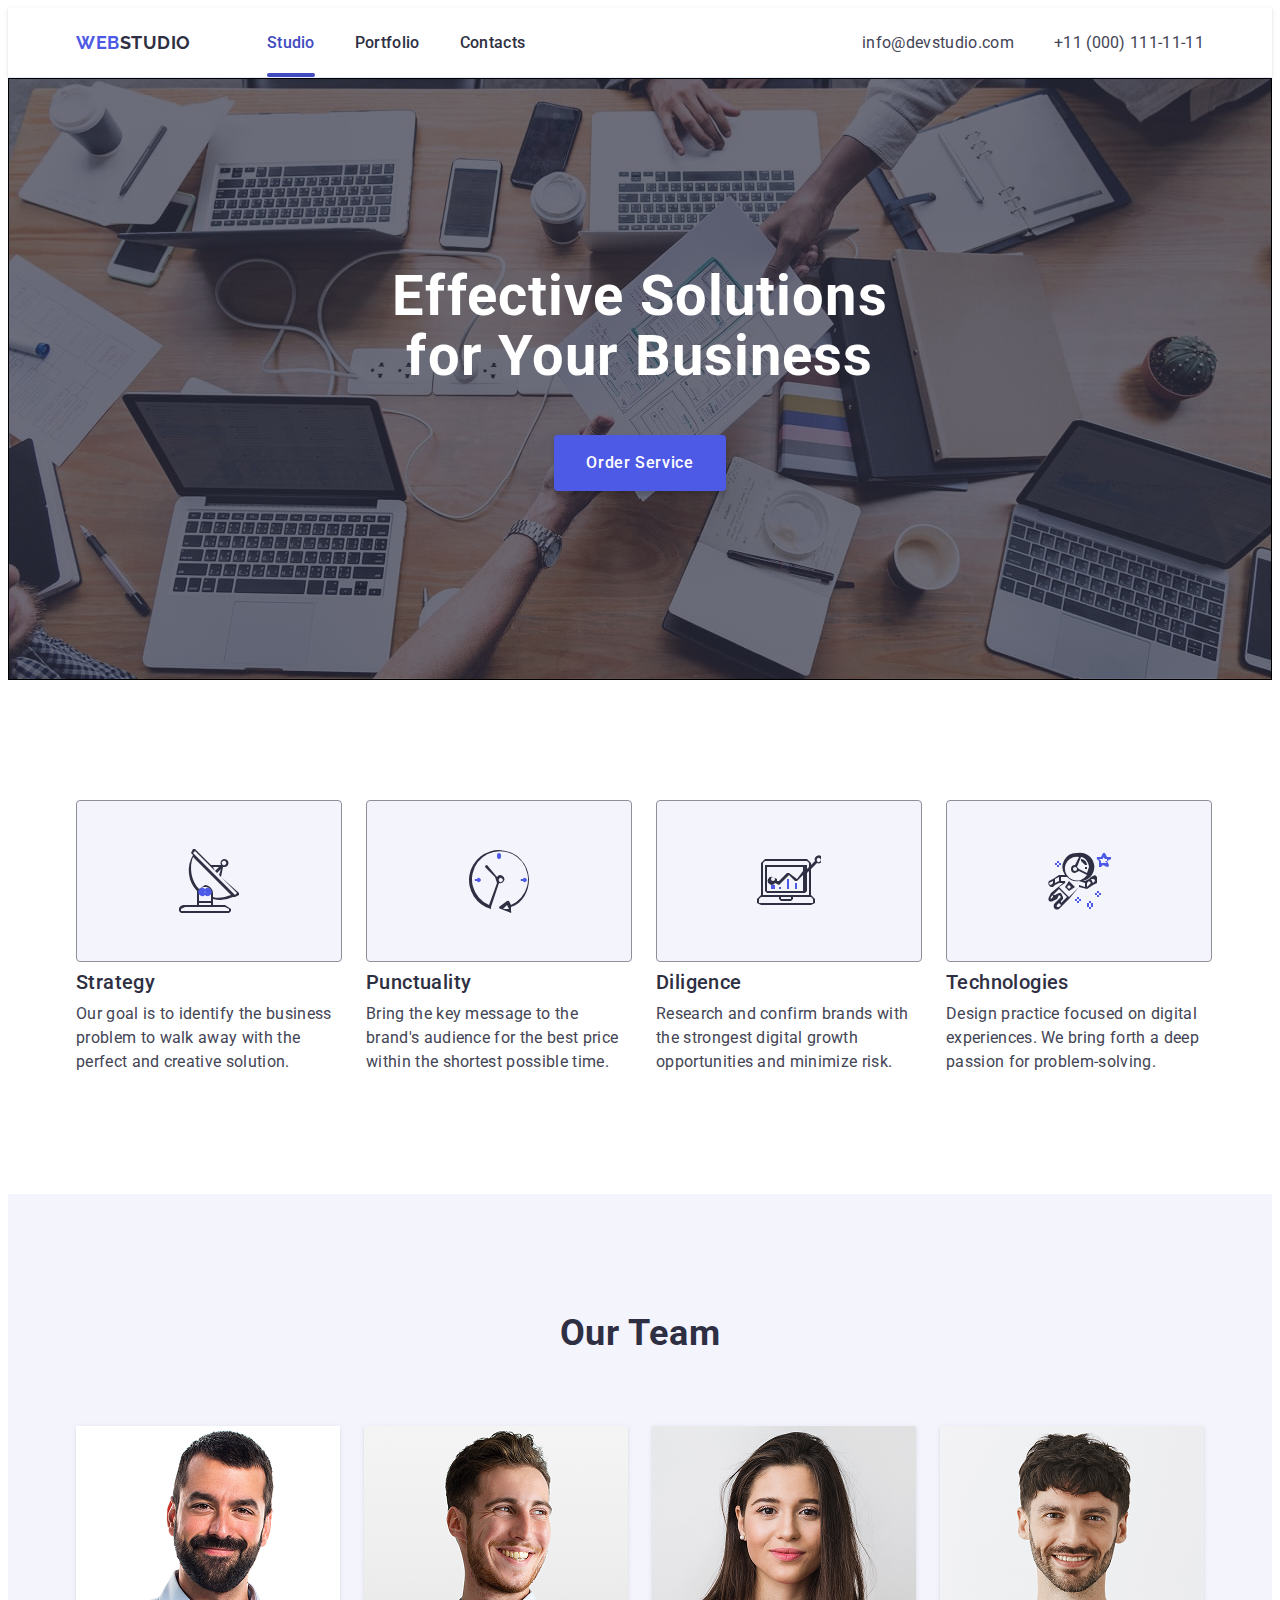
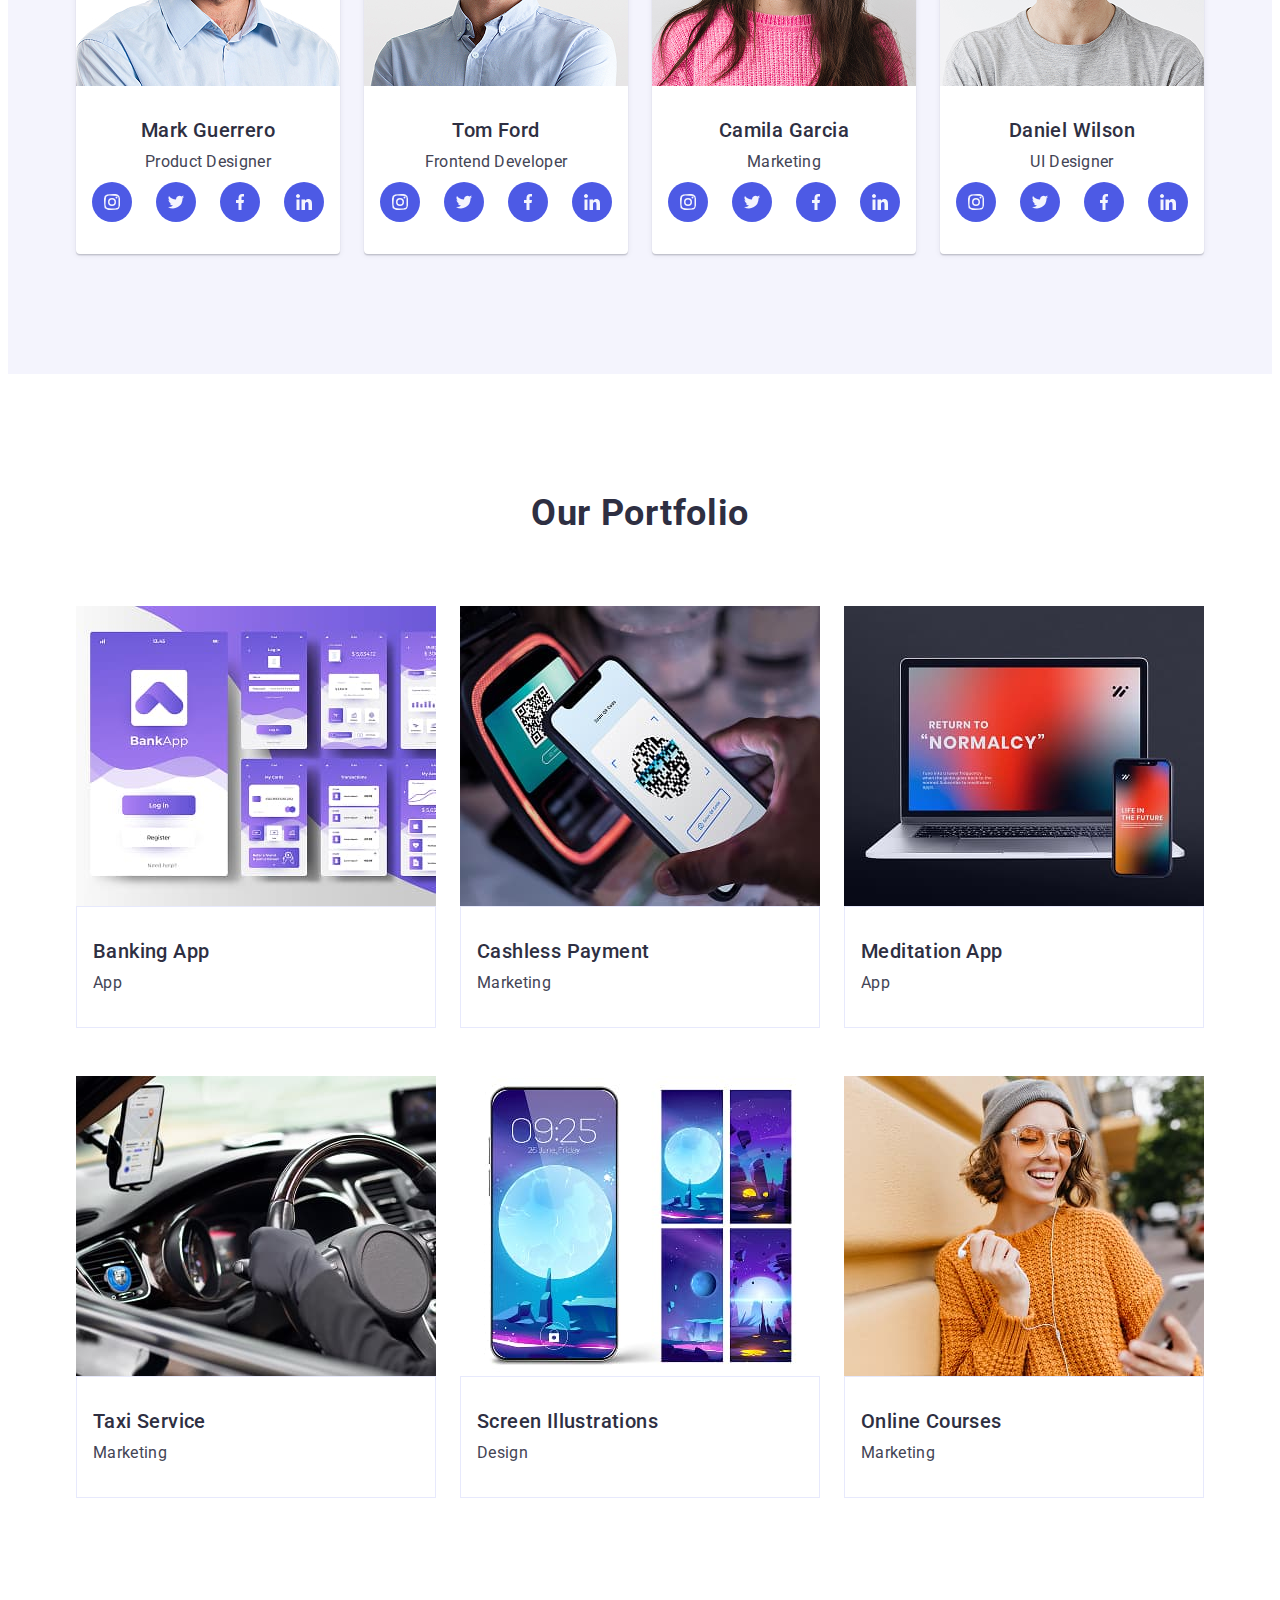
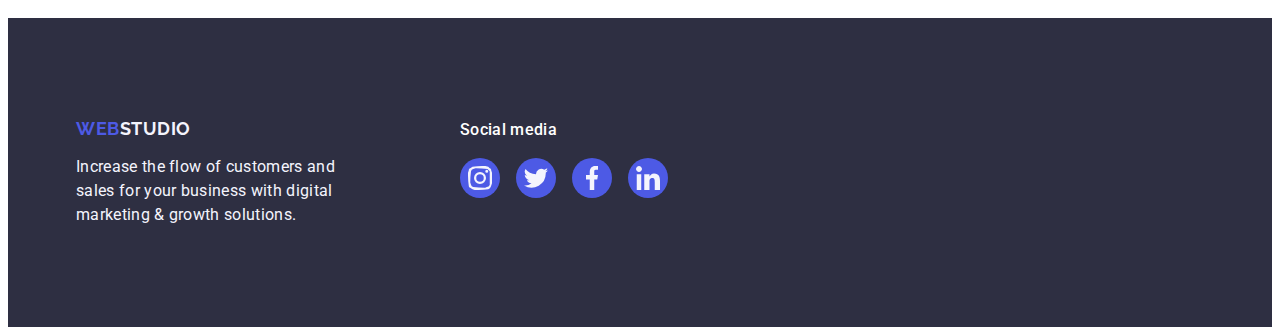
<file: index.html>
<!DOCTYPE html>
<html lang="en">
  <head>
    <meta charset="UTF-8" />
    <meta name="viewport" content="width=device-width, initial-scale=1.0" />
    <link
      rel="stylesheet"
      href="https://cdnjs.cloudflare.com/ajax/libs/modern-normalize/3.0.1/modern-normalize.min.css"
      integrity="sha512-q6WgHqiHlKyOqslT/lgBgodhd03Wp4BEqKeW6nNtlOY4quzyG3VoQKFrieaCeSnuVseNKRGpGeDU3qPmabCANg=="
      crossorigin="anonymous"
      referrerpolicy="no-referrer"
    />
    <title>Web Studio</title>
    <link rel="preconnect" href="https://fonts.googleapis.com" />
    <link rel="preconnect" href="https://fonts.gstatic.com" crossorigin />
    <link
      href="https://fonts.googleapis.com/css2?family=Raleway&family=Roboto:ital,wght@0,100..900;1,100..900&display=swap"
      rel="stylesheet"
    />
    <link rel="stylesheet" href="./css/style.css" />
  </head>
  <body>
    <header class="box-header">
      <div class="container container-header">
        <nav class="box-header-nav">
          <a href="./index.html" class="logo"
            >Web<span class="logo-header">Studio</span></a
          >
          <ul class="menu-nav">
            <li class="nav-item">
              <a href="./index.html" class="list-header current">Studio</a>
            </li>
            <li class="nav-item">
              <a href="" class="list-header">Portfolio</a>
            </li>
            <li class="nav-item">
              <a href="" class="list-header">Contacts</a>
            </li>
          </ul>
        </nav>
        <address class="box-address">
          <ul class="list-adress">
            <li>
              <a href="mailto:info@devstudio.com" class="mail-tel"
                >info@devstudio.com</a
              >
            </li>
            <li>
              <a href="tel:+110001111111" class="mail-tel"
                >+11 (000) 111-11-11</a
              >
            </li>
          </ul>
        </address>
      </div>
    </header>
    <main>
      <!-- секція 1 Studio -->
      <section id="Studio" class="studio">
        <div class="container container-main-studio">
          <h1 class="h-one">Effective Solutions for Your Business</h1>
          <button type="button" class="button">Order Service</button>
        </div>
      </section>
      <!-- кінець 1 секції Studio -->
      <!-- секція 2 Portfolio -->
      <section id="Portfolio" class="portfolio">
        <div class="container container-main-portfolio">
          <h2 class="visually-hidden">Portfolio</h2>
          <ul class="portfolio-list">
            <li class="portfolio-item">
              <div class="portfolio-icon-section">
                <svg class="portfolio-icon" width="64" height="64">
                  <use href="./images/icons.svg#icon-antenna"></use>
                </svg>
              </div>
              <h3 class="portfolio-h-three">Strategy</h3>
              <p class="portfolio-h-three-info">
                Our goal is to identify the business problem to walk away with
                the perfect and creative solution.
              </p>
            </li>
            <li class="portfolio-item">
              <div class="portfolio-icon-section">
                <svg class="portfolio-icon" width="64" height="64">
                  <use href="./images/icons.svg#icon-clock"></use>
                </svg>
              </div>
              <h3 class="portfolio-h-three">Punctuality</h3>
              <p class="portfolio-h-three-info">
                Bring the key message to the brand's audience for the best price
                within the shortest possible time.
              </p>
            </li>
            <li class="portfolio-item">
              <div class="portfolio-icon-section">
                <svg class="portfolio-icon" width="64" height="64">
                  <use href="./images/icons.svg#icon-diagram"></use>
                </svg>
              </div>
              <h3 class="portfolio-h-three">Diligence</h3>
              <p class="portfolio-h-three-info">
                Research and confirm brands with the strongest digital growth
                opportunities and minimize risk.
              </p>
            </li>
            <li class="portfolio-item">
              <div class="portfolio-icon-section">
                <svg class="portfolio-icon" width="64" height="64">
                  <use href="./images/icons.svg#icon-astronaut"></use>
                </svg>
              </div>
              <h3 class="portfolio-h-three">Technologies</h3>
              <p class="portfolio-h-three-info">
                Design practice focused on digital experiences. We bring forth a
                deep passion for problem-solving.
              </p>
            </li>
          </ul>
        </div>
      </section>
      <!-- кінець 2 секції Portfolio -->
      <!-- секція 3 Contact -->
      <section id="#Contacts" class="contacts">
        <div class="container container-main-contacts">
          <h2 class="contacts-h-two-team">Our Team</h2>
          <ul class="contacts-list">
            <li class="contacts-item">
              <img
                src="./images/markguerrero.jpg"
                alt="Mark Guerrero"
                width="264"
              />
              <div class="contacts-container-info">
                <h3 class="contacts-h-three-team">Mark Guerrero</h3>
                <p class="contacts-info">Product Designer</p>
                <ul class="contacts-info-list">
                  <li class="contacts-info-item">
                    <a href="#" class="contacts-info-link">
                      <svg class="contacts-icon" width="16" height="16">
                        <use href="./images/icons.svg#icon-instagram"></use>
                      </svg>
                    </a>
                  </li>

                  <li class="contacts-info-item">
                    <a href="#" class="contacts-info-link">
                      <svg class="contacts-icon" width="16" height="16">
                        <use href="./images/icons.svg#icon-twitter"></use>
                      </svg>
                    </a>
                  </li>

                  <li class="contacts-info-item">
                    <a href="#" class="contacts-info-link">
                      <svg class="contacts-icon" width="16" height="16">
                        <use href="./images/icons.svg#icon-facebook"></use>
                      </svg>
                    </a>
                  </li>

                  <li class="contacts-info-item">
                    <a href="#" class="contacts-info-link">
                      <svg class="contacts-icon" width="16" height="16">
                        <use href="./images/icons.svg#icon-linkedin"></use>
                      </svg>
                    </a>
                  </li>
                </ul>
              </div>
            </li>
            <li class="contacts-item">
              <img src="./images/tomford.jpg" alt="Tom Ford" width="264" />
              <div class="contacts-container-info">
                <h3 class="contacts-h-three-team">Tom Ford</h3>
                <p class="contacts-info">Frontend Developer</p>
                <ul class="contacts-info-list">
                  <li class="contacts-info-item">
                    <a href="#" class="contacts-info-link">
                      <svg class="contacts-icon" width="16" height="16">
                        <use href="./images/icons.svg#icon-instagram"></use>
                      </svg>
                    </a>
                  </li>

                  <li class="contacts-info-item">
                    <a href="#" class="contacts-info-link">
                      <svg class="contacts-icon" width="16" height="16">
                        <use href="./images/icons.svg#icon-twitter"></use>
                      </svg>
                    </a>
                  </li>

                  <li class="contacts-info-item">
                    <a href="#" class="contacts-info-link">
                      <svg class="contacts-icon" width="16" height="16">
                        <use href="./images/icons.svg#icon-facebook"></use>
                      </svg>
                    </a>
                  </li>

                  <li class="contacts-info-item">
                    <a href="#" class="contacts-info-link">
                      <svg class="contacts-icon" width="16" height="16">
                        <use href="./images/icons.svg#icon-linkedin"></use>
                      </svg>
                    </a>
                  </li>
                </ul>
              </div>
            </li>
            <li class="contacts-item">
              <img
                src="./images/camilagarcia.jpg"
                alt="Camila Garcia"
                width="264"
              />
              <div class="contacts-container-info">
                <h3 class="contacts-h-three-team">Camila Garcia</h3>
                <p class="contacts-info">Marketing</p>
                <ul class="contacts-info-list">
                  <li class="contacts-info-item">
                    <a href="#" class="contacts-info-link">
                      <svg class="contacts-icon" width="16" height="16">
                        <use href="./images/icons.svg#icon-instagram"></use>
                      </svg>
                    </a>
                  </li>

                  <li class="contacts-info-item">
                    <a href="#" class="contacts-info-link">
                      <svg class="contacts-icon" width="16" height="16">
                        <use href="./images/icons.svg#icon-twitter"></use>
                      </svg>
                    </a>
                  </li>

                  <li class="contacts-info-item">
                    <a href="#" class="contacts-info-link">
                      <svg class="contacts-icon" width="16" height="16">
                        <use href="./images/icons.svg#icon-facebook"></use>
                      </svg>
                    </a>
                  </li>

                  <li class="contacts-info-item">
                    <a href="#" class="contacts-info-link">
                      <svg class="contacts-icon" width="16" height="16">
                        <use href="./images/icons.svg#icon-linkedin"></use>
                      </svg>
                    </a>
                  </li>
                </ul>
              </div>
            </li>
            <li class="contacts-item">
              <img
                src="./images/danielwilson.jpg"
                alt="Daniel Wilson"
                width="264"
              />
              <div class="contacts-container-info">
                <h3 class="contacts-h-three-team">Daniel Wilson</h3>
                <p class="contacts-info">UI Designer</p>
                <ul class="contacts-info-list">
                  <li class="contacts-info-item">
                    <a href="#" class="contacts-info-link">
                      <svg class="contacts-icon" width="16" height="16">
                        <use href="./images/icons.svg#icon-instagram"></use>
                      </svg>
                    </a>
                  </li>

                  <li class="contacts-info-item">
                    <a href="#" class="contacts-info-link">
                      <svg class="contacts-icon" width="16" height="16">
                        <use href="./images/icons.svg#icon-twitter"></use>
                      </svg>
                    </a>
                  </li>

                  <li class="contacts-info-item">
                    <a href="#" class="contacts-info-link">
                      <svg class="contacts-icon" width="16" height="16">
                        <use href="./images/icons.svg#icon-facebook"></use>
                      </svg>
                    </a>
                  </li>

                  <li class="contacts-info-item">
                    <a href="#" class="contacts-info-link">
                      <svg class="contacts-icon" width="16" height="16">
                        <use href="./images/icons.svg#icon-linkedin"></use>
                      </svg>
                    </a>
                  </li>
                </ul>
              </div>
            </li>
          </ul>
        </div>
      </section>

      <!-- кінець 3 секції Contact -->
      <!-- секція 4 Our Portfolio -->
      <section class="port">
        <div class="container container-main-ourportfolio">
          <h2 class="h-two-port">Our Portfolio</h2>
          <ul class="port-list">
            <li class="port-item">
              <div class="port-item-img-container">
                <img
                  src="./images/bankingapp.jpg"
                  alt="Banking App"
                  width="360"
                  height="300"
                />
                <p class="port-hover-text">
                  14 Stylish and User-Friendly App Design Concepts · Task
                  Manager App · Calorie Tracker App · Exotic Fruit Ecommerce App
                  · Cloud Storage App
                </p>
              </div>
              <div class="port-info-container">
                <h3 class="h-three-port">Banking App</h3>
                <p class="port-info">App</p>
              </div>
            </li>
            <li class="port-item">
              <div class="port-item-img-container">
                <img
                  src="./images/cashlesspayment.jpg"
                  alt="Cashless Payment"
                  width="360"
                  height="300"
                />
                <p class="port-hover-text">
                  14 Stylish and User-Friendly App Design Concepts · Task
                  Manager App · Calorie Tracker App · Exotic Fruit Ecommerce App
                  · Cloud Storage App
                </p>
              </div>
              <div class="port-info-container">
                <h3 class="h-three-port">Cashless Payment</h3>
                <p class="port-info">Marketing</p>
              </div>
            </li>
            <li class="port-item">
              <div class="port-item-img-container">
                <img
                  src="./images/meditationapp.jpg"
                  alt="Meditation App"
                  width="360"
                  height="300"
                />
                <p class="port-hover-text">
                  14 Stylish and User-Friendly App Design Concepts · Task
                  Manager App · Calorie Tracker App · Exotic Fruit Ecommerce App
                  · Cloud Storage App
                </p>
              </div>
              <div class="port-info-container">
                <h3 class="h-three-port">Meditation App</h3>
                <p class="port-info">App</p>
              </div>
            </li>
            <li class="port-item">
              <div class="port-item-img-container">
                <img
                  src="./images/taxiservice.jpg"
                  alt="Taxi Service"
                  width="360"
                  height="300"
                />
                <p class="port-hover-text">
                  14 Stylish and User-Friendly App Design Concepts · Task
                  Manager App · Calorie Tracker App · Exotic Fruit Ecommerce App
                  · Cloud Storage App
                </p>
              </div>
              <div class="port-info-container">
                <h3 class="h-three-port">Taxi Service</h3>
                <p class="port-info">Marketing</p>
              </div>
            </li>
            <li class="port-item">
              <div class="port-item-img-container">
                <img
                  src="./images/screenillustrations.jpg"
                  alt="Screen Illustrations"
                  width="360"
                  height="300"
                />
                <p class="port-hover-text">
                  14 Stylish and User-Friendly App Design Concepts · Task
                  Manager App · Calorie Tracker App · Exotic Fruit Ecommerce App
                  · Cloud Storage App
                </p>
              </div>
              <div class="port-info-container">
                <h3 class="h-three-port">Screen Illustrations</h3>
                <p class="port-info">Design</p>
              </div>
            </li>
            <li class="port-item">
              <div class="port-item-img-container">
                <img
                  src="./images/onlinecourses.jpg"
                  alt="Online Courses"
                  width="360"
                  height="300"
                />
                <p class="port-hover-text">
                  14 Stylish and User-Friendly App Design Concepts · Task
                  Manager App · Calorie Tracker App · Exotic Fruit Ecommerce App
                  · Cloud Storage App
                </p>
              </div>
              <div class="port-info-container">
                <h3 class="h-three-port">Online Courses</h3>
                <p class="port-info">Marketing</p>
              </div>
            </li>
          </ul>
        </div>
      </section>
      <!-- кінець 4 секції Our Portfolio -->
    </main>
    <footer class="box-footer">
      <div class="container container-footer">
        <div class="container-footer-logo">
          <a href="./index.html" class="logo-link"
            >Web<span class="logo-footer">Studio</span></a
          >
          <p class="info-footer">
            Increase the flow of customers and sales for your business with
            digital marketing & growth solutions.
          </p>
        </div>
        <div class="container-footer-social">
          <p class="footer-title-social">Social media</p>
          <ul class="footer-contacts-info-list">
            <li class="footer-contacts-info-item">
              <a href="#" class="contacts-info-link">
                <svg class="contacts-icon" width="24" height="24">
                  <use href="./images/icons.svg#icon-instagram"></use>
                </svg>
              </a>
            </li>

            <li class="footer-contacts-info-item">
              <a href="#" class="contacts-info-link">
                <svg class="contacts-icon" width="24" height="24">
                  <use href="./images/icons.svg#icon-twitter"></use>
                </svg>
              </a>
            </li>

            <li class="footer-contacts-info-item">
              <a href="#" class="contacts-info-link">
                <svg class="contacts-icon" width="24" height="24">
                  <use href="./images/icons.svg#icon-facebook"></use>
                </svg>
              </a>
            </li>

            <li class="footer-contacts-info-item">
              <a href="#" class="contacts-info-link">
                <svg class="contacts-icon" width="24" height="24">
                  <use href="./images/icons.svg#icon-linkedin"></use>
                </svg>
              </a>
            </li>
          </ul>
        </div>
      </div>
    </footer>
  </body>
</html>
</file>
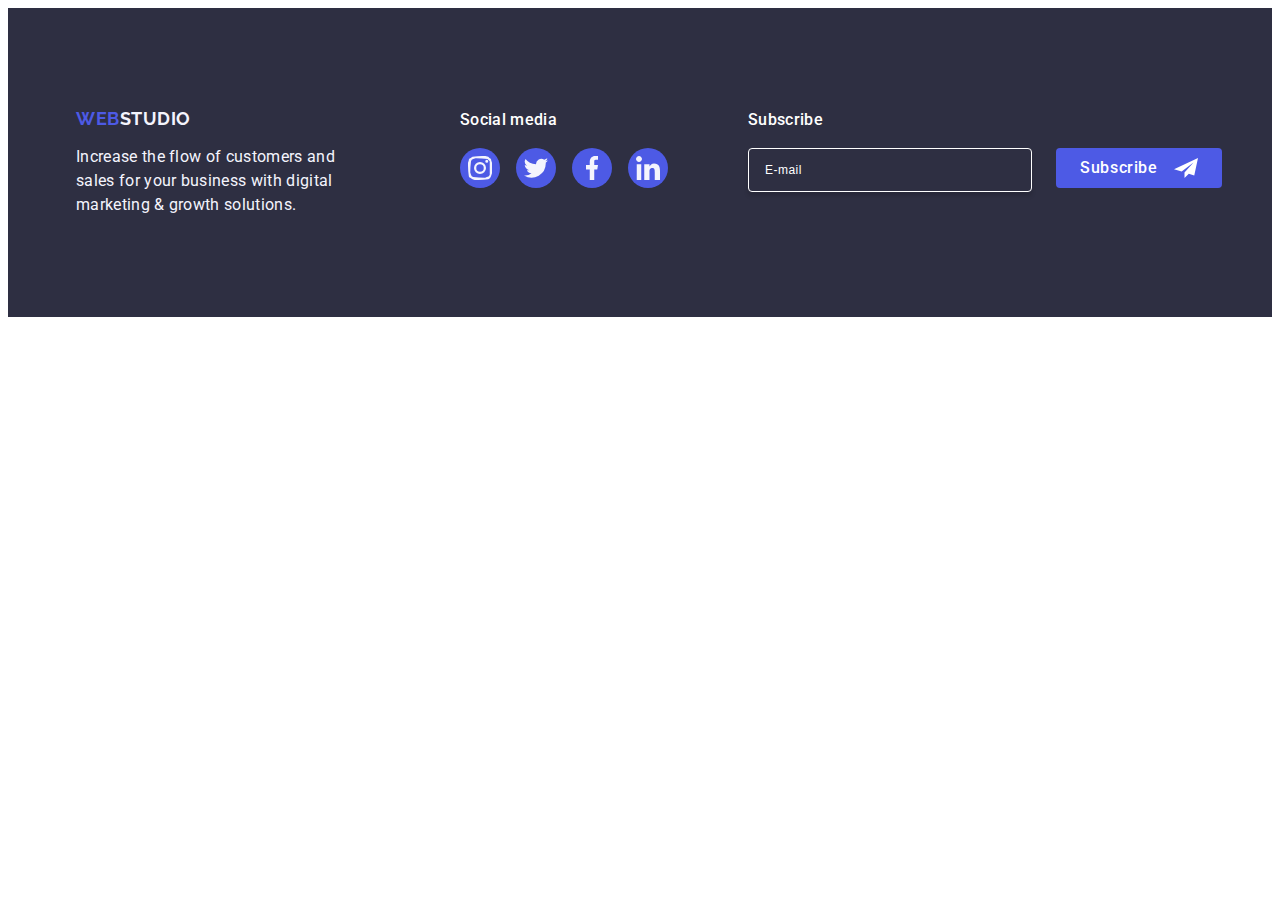
<file: index-test-form.html>
<!DOCTYPE html>
<html lang="en">
  <head>
    <meta charset="UTF-8" />
    <meta name="viewport" content="width=device-width, initial-scale=1.0" />
    <link
      rel="stylesheet"
      href="https://cdnjs.cloudflare.com/ajax/libs/modern-normalize/3.0.1/modern-normalize.min.css"
      integrity="sha512-q6WgHqiHlKyOqslT/lgBgodhd03Wp4BEqKeW6nNtlOY4quzyG3VoQKFrieaCeSnuVseNKRGpGeDU3qPmabCANg=="
      crossorigin="anonymous"
      referrerpolicy="no-referrer"
    />
    <title>TEST</title>
    <link rel="preconnect" href="https://fonts.googleapis.com" />
    <link rel="preconnect" href="https://fonts.gstatic.com" crossorigin />
    <link
      href="https://fonts.googleapis.com/css2?family=Raleway&family=Roboto:ital,wght@0,100..900;1,100..900&display=swap"
      rel="stylesheet"
    />
    <link rel="stylesheet" href="./css/style.css" />
  </head>
  <body>
    <footer class="box-footer">
      <div class="container container-footer">
        <div class="container-footer-logo">
          <a href="./index.html" class="logo-link"
            >Web<span class="logo-footer">Studio</span></a
          >
          <p class="info-footer">
            Increase the flow of customers and sales for your business with
            digital marketing & growth solutions.
          </p>
        </div>
        <div class="container-footer-social">
          <p class="footer-title-social">Social media</p>
          <ul class="footer-contacts-info-list">
            <li class="footer-contacts-info-item">
              <a href="#" class="contacts-info-link">
                <svg class="contacts-icon" width="24" height="24">
                  <use href="./images/icons.svg#icon-instagram"></use>
                </svg>
              </a>
            </li>

            <li class="footer-contacts-info-item">
              <a href="#" class="contacts-info-link">
                <svg class="contacts-icon" width="24" height="24">
                  <use href="./images/icons.svg#icon-twitter"></use>
                </svg>
              </a>
            </li>

            <li class="footer-contacts-info-item">
              <a href="#" class="contacts-info-link">
                <svg class="contacts-icon" width="24" height="24">
                  <use href="./images/icons.svg#icon-facebook"></use>
                </svg>
              </a>
            </li>

            <li class="footer-contacts-info-item">
              <a href="#" class="contacts-info-link">
                <svg class="contacts-icon" width="24" height="24">
                  <use href="./images/icons.svg#icon-linkedin"></use>
                </svg>
              </a>
            </li>
          </ul>
        </div>
        <div class="footer-form-container">
          <p class="footer-form-title">Subscribe</p>
          <form class="footer-form">
            <label class="footer-form-lbl">
              <input
                class="footer-form-inpt"
                type="email"
                name="E-mail"
                placeholder="E-mail"
              />
            </label>
            <button class="footer-form-btn" type="submit">
              Subscribe
              <svg class="footer-form-btn-icon" width="24" height="24">
                <use href="./images/icons.svg#icon-frame"></use>
              </svg>
            </button>
          </form>
        </div>
      </div>
    </footer>
  </body>
</html>
</file>
<file: css/style.css>
:root {
    --font-family: "Roboto", sans-serif;
    --second-family: "Raleway", sans-serif;
    --checkbox-checked-bg: #404bbf;
    --checkbox-icon-fill: #f4f4fd;
    --color-blue: #4d5ae5;
  }

body{
    font-family: "Roboto", sans-serif;
    font-weight: 400;
    color: #434455;
    background: #fff;  
    
}
.container{
    max-width: 1158px;
    padding: 0 15px 0 15px;
    box-sizing: border-box;
    margin: 0  auto;
}
img {
    display: block;
}
ul{
    padding-left: 0;
    margin: 0;
}
/* HEADER */
a{
    text-decoration: none; 
}
ul{
    list-style: none;
}
.container-header{
    display: flex;
    justify-content: space-between;
    align-items: center;
    /* padding: 24px 0 24px 0; */
}
.box-header{
    border-bottom: 1px solid #e7e9fc;
    box-shadow: 0 1px 6px 0 rgba(46, 47, 66, 0.08), 0 1px 1px 0 rgba(46, 47, 66, 0.16), 0 2px 1px 0 rgba(46, 47, 66, 0.08);
}
.logo{
    font-family: "Raleway", sans-serif;
    font-weight: 700;
    font-size: 18px;
    line-height: 1.17;
    letter-spacing: 0.03em;
    text-transform: uppercase;
    color: #4d5ae5;
    margin-right: 76px;
    display: inline-block;
    padding: 24px 0;
    
}
.logo-header{
    color: #2e2f42;
}
.box-header-nav{
    display: flex;
    align-items: center;
    /* padding: 24px 0 */
}
.menu-nav{
    display: flex;
    margin: 0;
    gap: 40px;
}

a.list-header{
    font-family: "Roboto", sans-serif;
    font-weight: 500;
    font-size: 16px;


    /* line-height: 24px; */ 
    line-height: 150%;
    letter-spacing: 0.02em;
    color: #2e2f42;
    padding: 24px 0;
    transition: color 250ms cubic-bezier(0.4, 0, 0.2, 1);
}
a.list-header:hover, a.list-header:focus{
    font-family: "Roboto", sans-serif;
    font-weight: 500;
    font-size: 16px;

    /* line-height: 24px; */ 
    line-height: 150%;
    letter-spacing: 0.02em;
    color: #404bbf;
}
.list-header.current{
    position: relative;

}
.list-header.current::after {
    content: "";
    position: absolute; 
    left: 0;
    bottom: -1px;
    width: 100%;
    height: 4px;
    background-color: #404bbf;
    border-radius: 2px;

}
.box-address ul{
    font-style: normal;
    display: flex;
    margin: 0;
    gap: 40px;
}
.mail-tel{
    
    font-size: 16px;
    
    /* line-height: 24px; */ 
    line-height: 150%;
    letter-spacing: 0.02em;
    color: #434455;
    transition: color 250ms cubic-bezier(0.4, 0, 0.2, 1);
}
.mail-tel:focus,
.mail-tel:hover, .list-header.current{
    color: #404bbf;
}
/* ПЕРВАЯ СЕКЦИЯ */
.studio{
    max-width: 1440px;
    margin: auto;
    padding: 188px 0; 
    background-image: linear-gradient(rgba(46, 47, 66, 0.7), rgba(46, 47, 66, 0.7)),
    url("../images/peopleoffice.jpg");
    background-repeat: no-repeat;
    background-size: cover;
    background-position: center;  
    border: 1px solid #000;  
    background-color: #2e2f42;
}

.container-main-studio {
    /* padding: 188px 0px; */
    display: flex;
    align-items: center;
    flex-direction: column;
    margin: 0 auto;
    gap: 48px;
}

.h-one{
    font-family: "Roboto", sans-serif;
    font-weight: 700;
    font-size: 56px;
    line-height: 1.07;
    letter-spacing: 0.02em;
    text-align: center;
    color: #fff;
    max-width: 496px;
    margin: 0;
    
}
.button{
    cursor: pointer;
    font-family: "Roboto", sans-serif;
    font-weight: 500;
    font-size: 16px;
    line-height: 1.5;
    letter-spacing: 0.04em;
    color: #fff;    
    background-color: #4d5ae5;
    gap: 10px;
    padding: 16px 32px;
    border-radius: 4px;
    box-shadow: 0 4px 4px 0 rgba(0, 0, 0, 0.15); 
    border: 0;  
    min-width: 169px; 
    transition: background-color 250ms cubic-bezier(0.4, 0, 0.2, 1);      
}

.button:focus, .button:hover{
        background-color: #404bbf;        
}
/* ВТОРАЯ СЕКЦИЯ */
.container-main-portfolio{
    display: flex;
    
}
.portfolio{
    padding: 120px 0;
}
.portfolio-list {
    display: flex;
    gap: 24px;
    margin: 0;
    padding: 0;
}
li.portfolio-item{
    width: calc((100% - 72px) / 4);
}
.portfolio-icon-section{
    display: flex;
    align-items: center;
    justify-content: center;
    height: 112px;
    border: 1px solid #8e8f99;
    border-radius: 4px;
    background: #f4f4fd;
    padding: 24px 100px;
    margin-bottom: 8px;
}
.portfolio-icon {
    width: 64px;
    height: 64px;
  }
.visually-hidden{
    position: absolute;
    width: 1px;
    height: 1px;
    margin: -1px;
    border: 0;
    padding: 0;
    white-space: nowrap;
    clip-path: inset(100%);
    clip: rect(0 0 0 0);
    overflow: hidden;
   }
.portfolio-h-three{
    font-weight: 500;
    font-size: 20px;
    line-height: 1.2;
    letter-spacing: 0.02em;
    color: #2e2f42;
    margin: 0 0 8px 0;

}
.portfolio-h-three-info{
    font-weight: 400;
    font-size: 16px;

    /* line-height: 24px; */ 
    line-height: 1.5;
    letter-spacing: 0.02em;
    color: #434455;
    margin: 0;
}
/* ТРЕТЬЯ СЕЦКИЯ */
.container-main-contacts{
    display: flex;
    flex-direction: column;
}
.contacts{
    background: #f4f4fd; 
    padding: 120px 0;   
}
.contacts-list{
    display: flex;
    gap: 24px;
    margin: 0;
    padding: 0;

}
.contacts-item{
    background-color: #FFFFFF;
    border-radius: 0 0 4px 4px;
    box-shadow: 0 2px 1px 0 rgba(46, 47, 66, 0.08), 0 1px 1px 0 rgba(46, 47, 66, 0.16), 0 1px 6px 0 rgba(46, 47, 66, 0.08);
}

.contacts-h-two-team{
    font-weight: 700;
    font-size: 36px;

    /* line-height: 40px; */ 
    line-height: 1.11;
    letter-spacing: 0.02em;
    text-align: center;
    text-transform: capitalize;
    color: #2e2f42;
    margin: 0;
    margin-bottom: 72px;
}
.contacts-container-info{
    padding: 32px 0;
}
.contacts-h-three-team{
    font-weight: 500;
    font-size: 20px;
    /* line-height: 24px; */ 
    line-height: 1.2;
    letter-spacing: 0.02em;
    text-align: center;
    color: #2e2f42;
    margin: 0;
    margin-bottom: 8px;
}
.contacts-info{
    font-weight: 400;
    font-size: 16px;

    /* line-height: 24px; */ 
    line-height: 1.5;
    letter-spacing: 0.02em;
    text-align: center;
    color: #434455;
    margin: 0;
    margin-bottom: 8px;
}
.contacts-info-list {
            display: flex;
            gap: 24px;
            padding: 0;
            margin: 0;
            list-style: none;
            justify-content: center;
            align-items: center;
}
/* .contacts-info-container{
        width: 16px;
        height: 16px;
} */

.contacts-info-link {
    display: flex;
    align-items: center;
    justify-content: center;
    width: 40px;
    height: 40px;
    background-color: #4D5AE5;
    border-radius: 50%;
    text-decoration: none;
    box-shadow: none;
    transition: background-color 250ms cubic-bezier(0.4, 0, 0.2, 1);
}

.contacts-info-link:hover,
.contacts-info-link:focus {
    background-color: #404bbf;
    transition: background-color 250ms cubic-bezier(0.4, 0, 0.2, 1);
}
.contacts-icon {
    width: 16px;
    height: 16px;
    fill: #f4f4fd;
    transition: fill 250ms cubic-bezier(0.4, 0, 0.2, 1);
}

/* ЧЕТВЕРТАЯ СЕКЦИЯ */
.container-main-ourportfolio {
    display: flex;
    flex-direction: column;
}

.port {
    padding: 120px 0;
}

.port-list {
    display: flex;
    gap: 48px 24px;
    flex-wrap: wrap;
    justify-content: space-between;
    margin: 0;
    padding: 0;
}

.h-two-port {
    font-weight: 700;
    font-size: 36px;
    line-height: 1.11;
    letter-spacing: 0.02em;
    text-align: center;
    color: #2e2f42;
    text-transform: capitalize;
    margin: 0 0 72px 0;
}

.h-three-port {
    font-weight: 500;
    font-size: 20px;
    line-height: 1.2;
    letter-spacing: 0.02em;
    color: #2e2f42;
    margin: 0 0 8px 0;
}
.port-item{
    transition: box-shadow 250ms cubic-bezier(0.4, 0, 0.2, 1);
}
.port-item:hover{
    box-shadow: 0px 1px 6px rgba(46, 47, 66, 0.08),
        0px 1px 1px rgba(46, 47, 66, 0.16),
        0px 2px 1px rgba(46, 47, 66, 0.08);
}
.port-item-img-container {
    position: relative;
    overflow: hidden;
}

.port-item img {
    object-fit: cover;
    display: block;
    transition: opacity 250ms cubic-bezier(0.4, 0, 0.2, 1);
}

.port-info-container {
    display: flex;
    flex-direction: column;
    border: 1px solid #e7e9fc;
    padding: 32px 16px;
    position: relative;
    /* z-index: 2; */
}


.port-item:hover .port-hover-text {
    opacity: 1;
    transform: translateY(0);
}

.port-hover-text {
    position: absolute;
    top: 0;
    left: 0;
    width: 360px;
    height: 300px;
    background-color: #4D5AE5;
    color: #f4f4fd;
    display: flex;
    align-items: start;
    justify-content: center;
    padding: 40px 32px;
    text-align: center;
    opacity: 0;
    transform: translateY(100%);
    transition: transform 250ms cubic-bezier(0.4, 0, 0.2, 1);
    /* z-index: 2; */
    margin: 0;
    line-height: 1.5;
    letter-spacing: 0.02em;


}

.port-info {
    font-weight: 400;
    font-size: 16px;
    line-height: 1.5;
    letter-spacing: 0.02em;
    color: #434455;
    margin: 0;
}

/* ФУТЕР СЕКЦИЯ */

.box-footer{
    background: #2e2f42;
    padding: 100px 0;
}
.logo-link{
    font-family: "Raleway", sans-serif;
    font-weight: 700;
    font-size: 18px;
    line-height: 1.17;
    letter-spacing: 0.03em;
    text-transform: uppercase;
    color: #4d5ae5;
    margin-right: 76px;
    display: inline-block;
    margin-bottom: 16px;
}
.logo-footer{
    font-weight: 700;
    font-size: 18px;
    
    /* line-height: 21px; */ 
    line-height: 1.17;
    letter-spacing: 0.03em;
    text-transform: uppercase;
    color: #f4f4fd;
    
}
.info-footer{
    font-weight: 400;
    font-size: 16px;
    
    /* line-height: 24px; */ 
    line-height: 1.5;
    letter-spacing: 0.02em;
    color: #f4f4fd;
    margin-bottom: 0;
    margin-top: 0;
    width: 264px;
}
footer .contacts-info-link:hover,
footer .contacts-info-link:focus {
  background-color: #31d0aa;
}
.container-footer{
    display: flex;
    align-items: baseline
}
.container-footer-logo{
    margin-right: 120px;
}
.footer-contacts-info-list{
    display: flex;
    gap: 16px;
    padding: 0;
    margin: 0;
    list-style: none;
    justify-content: center;
    align-items: center;
}
.container-footer-social{
    margin-right: 80px;
}
.container-footer-social .contacts-icon,.container-footer-social .contacts-info-container{
     width: 24px;
     height: 24px;
}
.footer-title-social{
    margin: 0 0 16px 0;
    font-family: "Roboto", sans-serif;
    font-weight: 500;
    font-size: 16px;
    line-height: 1.5;
    letter-spacing: 0.02em;
    color: #fff;
}

.footer-form-title {
    margin-bottom: 16px;
    margin-top: 0;
    font-weight: 500;
    font-size: 16px;
    line-height: 1.5;
    letter-spacing: 0.02em;
    color: #ffffff;
}
.footer-form{
    display: flex;
    gap: 24px;

}


.footer-form-inpt{
    width: 264px;
    height: 40px;
    border: 1px solid #ffffff;
    background-color: transparent;
    font-weight: 400;
    font-size: 12px;
    line-height: 2;
    letter-spacing: 0.04em;
    padding-left: 16px;
    box-shadow: 0px 4px 4px rgba(0, 0, 0, 0.15);
    border-radius: 4px;
    color: #ffffff;
}
.footer-form-inpt::placeholder{
    color: #ffffff;
}
.footer-form-btn{
    min-width: 165px;
    height: 40px;
    display: flex;
    justify-content: center;
    align-items: center;
    font-family: "Roboto", sans-serif;
    font-size: 16px;
    font-weight: 500;
    line-height: 1.5;
    letter-spacing: 0.04em;
    color: #ffffff;
    cursor: pointer;
    background-color: #4D5AE5;
    border: none;
    border-radius: 4px;
    padding: 8px 24px;
    transition: background-color 250ms cubic-bezier(0.4, 0, 0.2, 1);
}
.footer-form-btn:focus,
.footer-form-btn:hover{
    background-color: #404bbf;
}
.footer-form-btn-icon{
    margin-left: 16px;
    fill: #fff;
}

/* модальне вікно */
.modal-screen{
    position: fixed;
    top: 0;
    left: 0;
    width: 100%;
    height: 100%;
    background-color: rgba(46, 47, 66, 0.4);
    transition: opacity 250ms cubic-bezier(0.4, 0, 0.2, 1), visibility 250ms cubic-bezier(0.4, 0, 0.2, 1);
    
    opacity: 0;
    visibility: hidden;
    pointer-events: none;
}
.modal-screen.is-open{
    opacity: 1;
    visibility: visible;
    pointer-events: auto;
}
.modal-container{
    position: absolute;
    transform: translate(-50%, -50%);
    top: 50%;
    left: 50%;
    width: 408px;
    min-height: 584px;
    background: #fcfcfc;
    box-shadow: 0px 1px 1px rgba(0, 0, 0, 0.14), 0px 1px 3px rgba(0, 0, 0, 0.12), 0px 2px 1px rgba(0, 0, 0, 0.2);
    border-radius: 4px;
    transition: transform 250ms cubic-bezier(0.4, 0, 0.2, 1);
    padding: 72px 24px 24px 24px;
}

.modal-btn-close{
    position: absolute;
    top: 24px;
    right: 24px;
    width: 24px;
    height: 24px;
    border-radius: 50%;
    display: flex;
    align-items: center;
    justify-content: center;
    background-color: #e7e9fc;
    border: 1px solid rgba(0, 0, 0, 0.1);
    padding: 0;
    cursor: pointer;
    transition: background-color 250ms cubic-bezier(0.4, 0, 0.2, 1), border 250ms cubic-bezier(0.4, 0, 0.2, 1);
}

.modal-btn-close:focus,
.modal-btn-close:hover {
    background-color: #404bbf;
    border: none;
} 
.modal-btn-close-svg{
    transition: fill 250ms cubic-bezier(0.4, 0, 0.2, 1);
}

.modal-btn-close:hover .modal-btn-close-svg,
.modal-btn-close:focus .modal-btn-close-svg {
    fill: #ffffff;
}
.modal-title{
    font-weight: 500;
    font-size: 16px;
    line-height: 1.5;
    letter-spacing: 0.02em;
    text-align: center;
    color: #2e2f42;
}
.modal-form-container{
    margin-bottom: 8px;
}
.modal-form-lbl{
    font-weight: 400;
    font-size: 12px;
    line-height: 1.17;
    letter-spacing: 0.04em;
    color: #8e8f99;
    display: block;
    margin-bottom: 4px;
}
.modal-form-lbl-box{
    position: relative;
}
.modal-form-box-inpt{
    width: 100%;
    height: 40px;
    border: 1px solid rgba(46, 47, 66, 0.4);
    border-radius: 4px;
    background-color: transparent;
    padding-left: 38px;
    outline: transparent;
    transition: border-color 250ms cubic-bezier(0.4, 0, 0.2, 1);
}
.modal-form-box-inpt:hover,
.modal-form-box-inpt:focus,
.modal-form-box-inpt:focus + .modal-form-box-icon{
    border-color: #4D5AE5;
    fill: #4D5AE5;
}
.modal-form-box-icon{
    position: absolute;
    top: 50%;
    left: 16px;
    transform: translateY(-50%);
    transition: fill 250ms cubic-bezier(0.4, 0, 0.2, 1);
}
.modal-form-container.comment{
    margin-bottom: 16px;
}
.modal-form-box-txtarea{
    width: 100%;
    height: 120px;
    font-size: 12px;
    line-height: 1.17;
    letter-spacing: 0.04em;
    color: rgba(46,47,66,0.4);
    border: 1px solid rgba(46, 47, 66, 0.4);
    border-radius: 4px;
    background-color: transparent;
    padding: 8px 16px;
    outline: transparent;
    resize: none;
    transition: border-color 250ms cubic-bezier(0.4, 0, 0.2, 1);

}
.modal-form-box-txtarea:focus{
    border-color: #4D5AE5;
}
.modal-form-container.checkbox{
    margin-bottom: 24px;
}
.modal-form-container .checkbox{
    margin-bottom: 24px;
}

.modal-form-checkbox-lbl{
    font-weight: 400;
    font-size: 12px;
    line-height: 1.17;
    letter-spacing: 0.04em;
    color: #8e8f99;
}
.checkbox-lbl-span{
    width: 16px;
    height: 16px;
    border: 1px solid rgba(46, 47, 66, 0.4);
    border-radius: 2px;
    transition: background-color 250ms cubic-bezier(0.4, 0, 0.2, 1), border 250ms cubic-bezier(0.4, 0, 0.2, 1), fill 250ms cubic-bezier(0.4, 0, 0.2, 1);
    display: inline-flex;
    justify-content: center;
    align-items: center;
    fill: transparent;
    margin-right: 8px;

}
.modal-form-checkbox-inpt:checked+.modal-form-checkbox-lbl .checkbox-lbl-span {
    background-color: var(--checkbox-checked-bg);
    border: none;
    fill: var(--checkbox-icon-fill);
}
.checkbox-privacy-policy{
    color: var(--color-blue);
    text-decoration: underline;
}
.modal-form-btn-send{
    display: block;
    min-width: 169px;
    height: 56px;
    font-family: "Roboto", sans-serif;
    font-weight: 500;
    font-size: 16px;
    line-height: 1.5;
    letter-spacing: 0.04em;
    text-align: center;
    color: #fff;
    cursor: pointer;
    box-shadow: 0 4px 4px 0 rgba(0, 0, 0, 0.15);
    background-color: #4D5AE5;
    border: none;
    border-radius: 4px;
    padding: 16px 32px;
    margin: 0 auto;
    transition: background-color 250ms cubic-bezier(0.4, 0, 0.2, 1);
}
.modal-form-btn-send:hover,
.modal-form-btn-send:focus{
    background-color: #404bbf;
}
</file>
